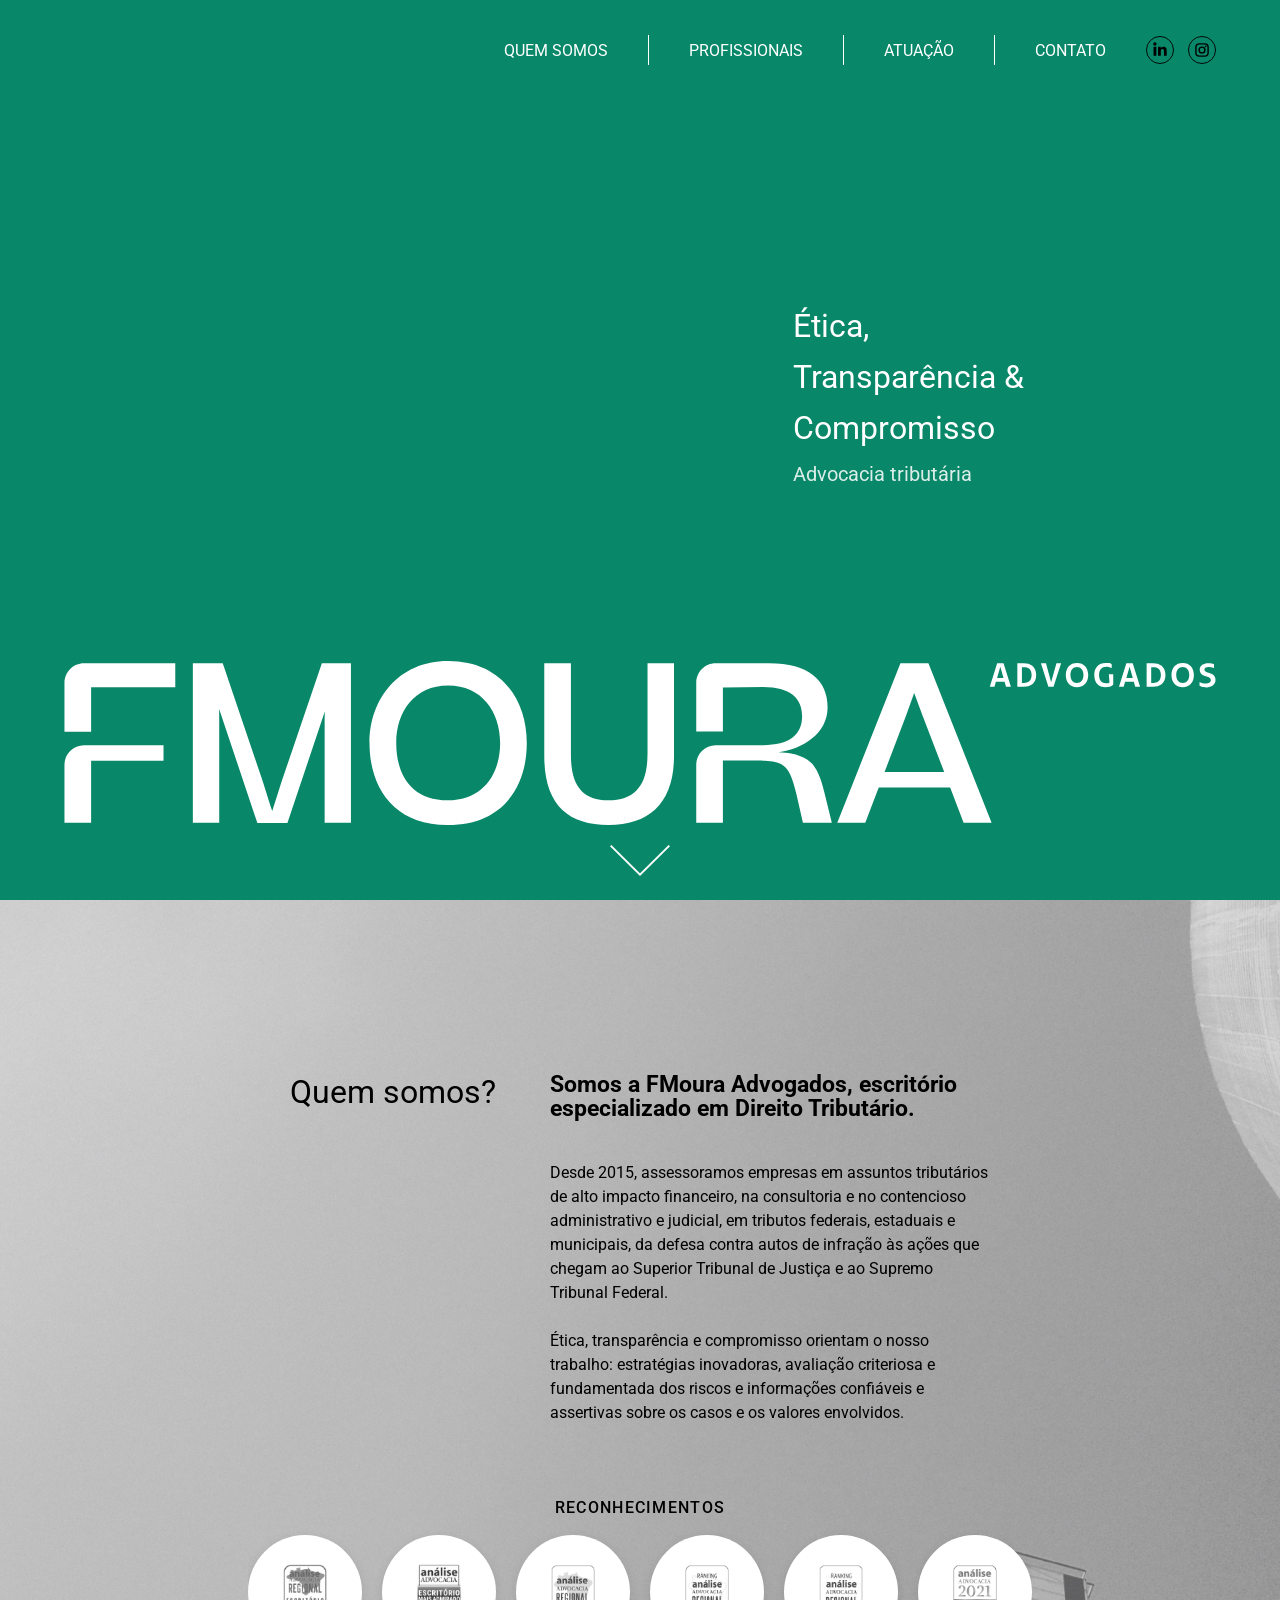
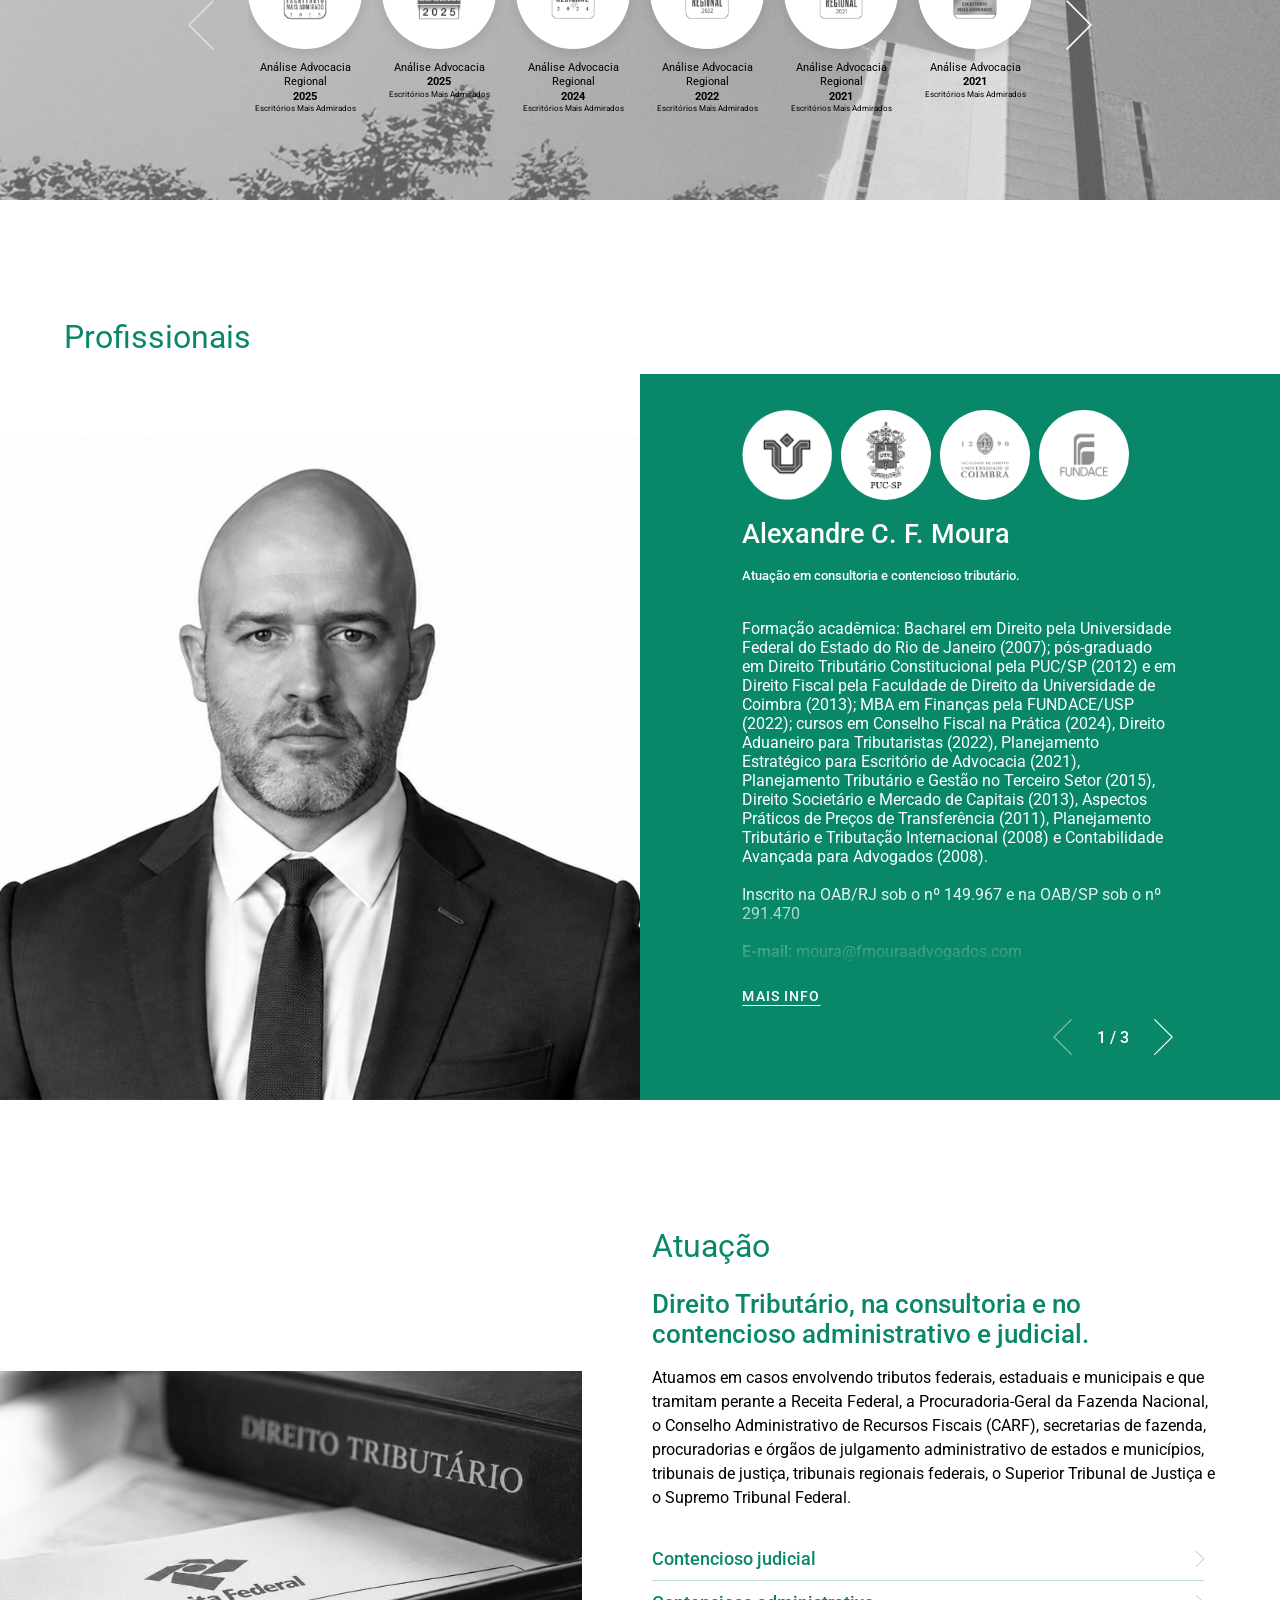
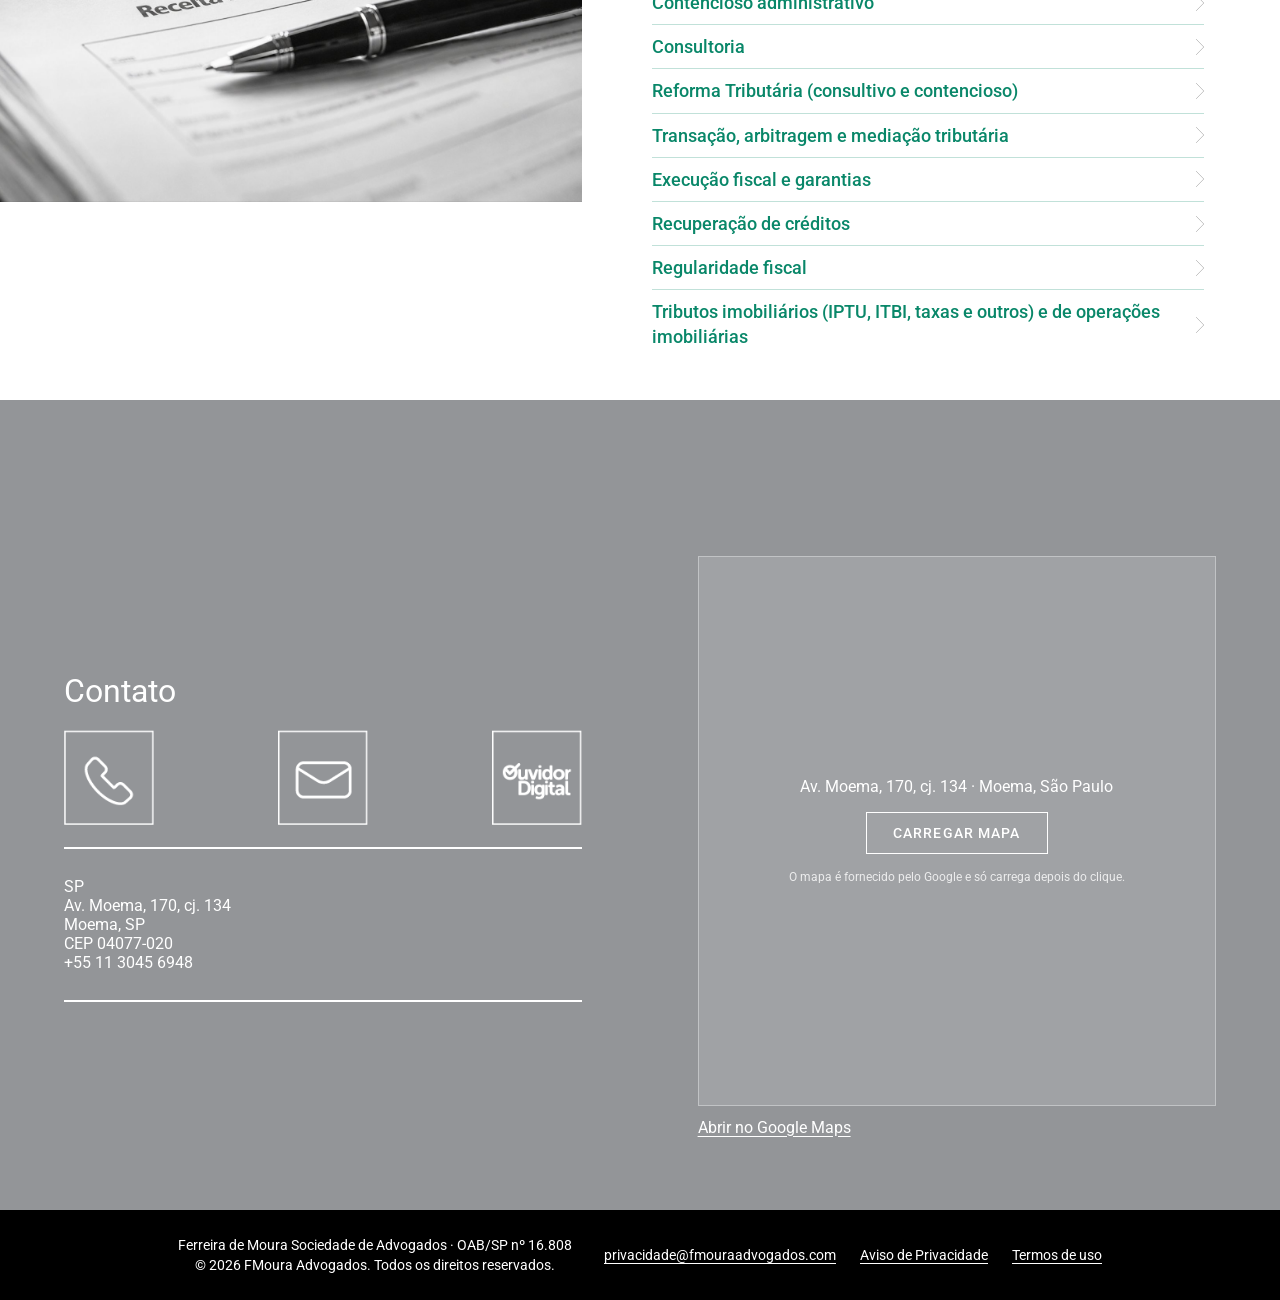
<file: index.html>
<!DOCTYPE html>
<html lang="pt-BR">
<head>
  <meta charset="utf-8" />
  <meta name="viewport" content="width=device-width, initial-scale=1" />
  <meta name="description" content="FMoura Advogados, escritório de advocacia especializado em Direito Tributário, em São Paulo.">
  <title>FMoura Advogados</title>
  <!-- ATENÇÃO: confirmar o domínio definitivo (usado no canônico, og:url, og:image, sitemap e JSON-LD) -->
  <link rel="canonical" href="https://fmouraadvogados.com/">

  <link rel="icon" href="favicon.svg" type="image/svg+xml">
  <link rel="icon" href="favicon-32.png" type="image/png" sizes="32x32">
  <link rel="apple-touch-icon" href="apple-touch-icon.png">
  <meta name="theme-color" content="#098769">

  <!-- Compartilhamento -->
  <meta property="og:type" content="website">
  <meta property="og:locale" content="pt_BR">
  <meta property="og:site_name" content="FMoura Advogados">
  <meta property="og:title" content="FMoura Advogados">
  <meta property="og:description" content="FMoura Advogados, escritório de advocacia especializado em Direito Tributário, em São Paulo.">
  <meta property="og:url" content="https://fmouraadvogados.com/">
  <meta property="og:image" content="https://fmouraadvogados.com/image/og-image.jpg">
  <meta property="og:image:width" content="1200">
  <meta property="og:image:height" content="630">
  <meta property="og:image:alt" content="FMoura Advogados · Advocacia tributária">
  <meta name="twitter:card" content="summary_large_image">

  <script type="application/ld+json">
  {
    "@context": "https://schema.org",
    "@type": "LegalService",
    "@id": "https://fmouraadvogados.com/#escritorio",
    "name": "FMoura Advogados",
    "legalName": "Ferreira de Moura Sociedade de Advogados",
    "description": "Escritório de advocacia especializado em Direito Tributário, em São Paulo.",
    "url": "https://fmouraadvogados.com/",
    "logo": "https://fmouraadvogados.com/image/logo-black.svg",
    "image": "https://fmouraadvogados.com/image/og-image.jpg",
    "foundingDate": "2015",
    "taxID": "22.860.161/0001-98",
    "email": "contato@fmouraadvogados.com",
    "telephone": "+55 11 3045-6948",
    "address": {
      "@type": "PostalAddress",
      "streetAddress": "Av. Moema, 170, cj. 134",
      "addressLocality": "São Paulo",
      "addressRegion": "SP",
      "postalCode": "04077-020",
      "addressCountry": "BR"
    },
    "areaServed": "BR",
    "knowsAbout": "Direito Tributário",
    "sameAs": [
      "https://www.linkedin.com/company/fmoura-advogados/",
      "https://www.instagram.com/fmouraadvogados/"
    ]
  }
  </script>

  <!-- Detecta o tipo de tela antes da pintura (o CSS usa html[data-tela]) e ativa o loader -->
  <script>
    (function () {
      var d = document.documentElement;
      window.detectarTela = function () {
        var w = window.innerWidth;
        return w <= 767 ? 'mobile' : w <= 1080 ? 'tablet' : w <= 1599 ? 'notebook' : w <= 2199 ? 'desktop' : 'wide';
      };
      d.setAttribute('data-tela', window.detectarTela());
      d.classList.add('is-loading');
    })();
  </script>
  <link rel="preload" href="fonts/roboto-latin-wght-normal.woff2" as="font" type="font/woff2" crossorigin>
  <link rel="stylesheet" href="font.css">
  <link rel="stylesheet" href="style.css">
  <link rel="stylesheet" href="global.css">

  <!-- GSAP 3.12.5, hospedado no site -->
  <script src="vendor/gsap.min.js"></script>
  <script src="vendor/ScrollToPlugin.min.js"></script>

  <!-- Componentes (custom elements) -->
  <script src="components/header.js"></script>
  <script src="components/hero.js"></script>
  <script src="components/quem-somos.js"></script>
  <script src="components/socios.js"></script>
  <script src="components/atuacao.js"></script>
  <script src="components/contato.js"></script>
  <script src="components/footer.js"></script>
</head>
<body>
  <div class="preloader" aria-hidden="true">
    <img src="image/logo-white.svg" alt="" width="220">
    <span class="preloader-bar"></span>
  </div>

  <site-header></site-header>
  <site-hero></site-hero>
  <site-quem-somos></site-quem-somos>
  <site-socios></site-socios>
  <site-atuacao></site-atuacao>
  <site-contato></site-contato>
  <site-footer></site-footer>

  <script src="script.js"></script>

</body>
</html>
</file>
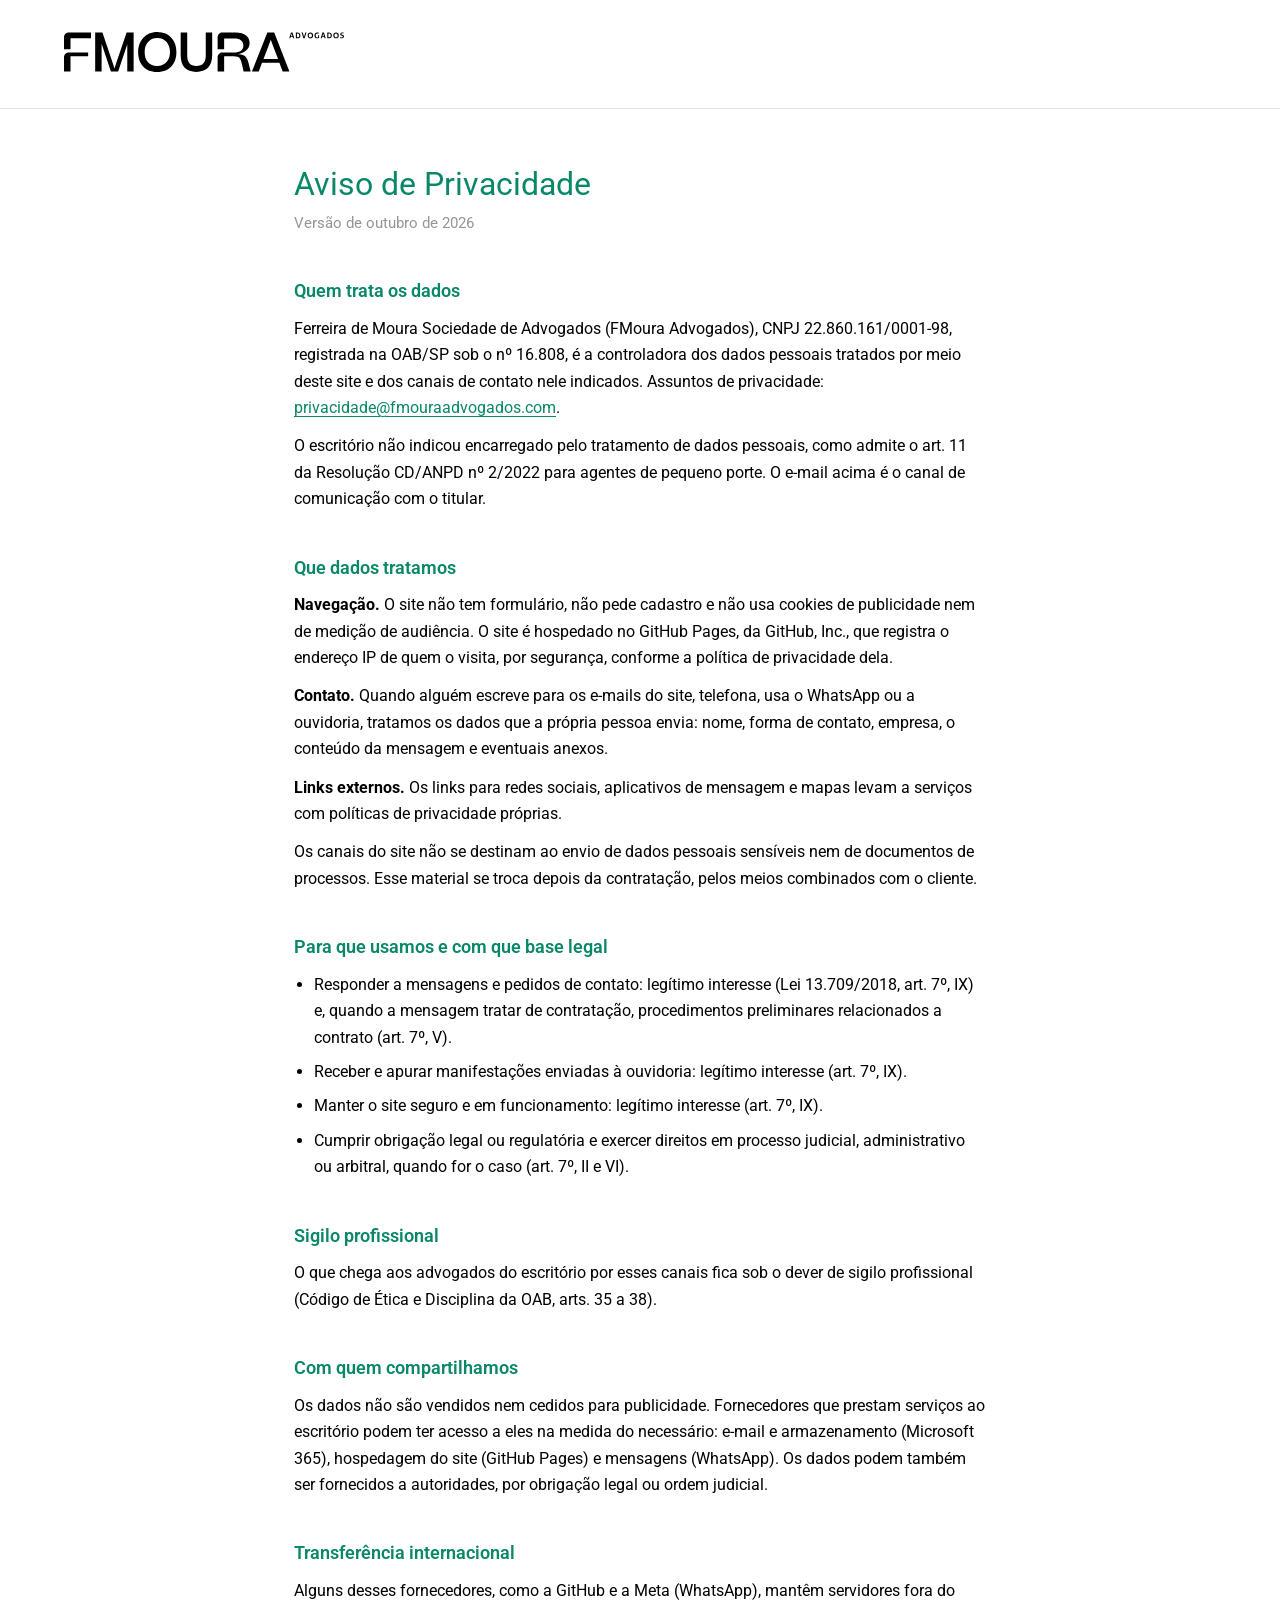
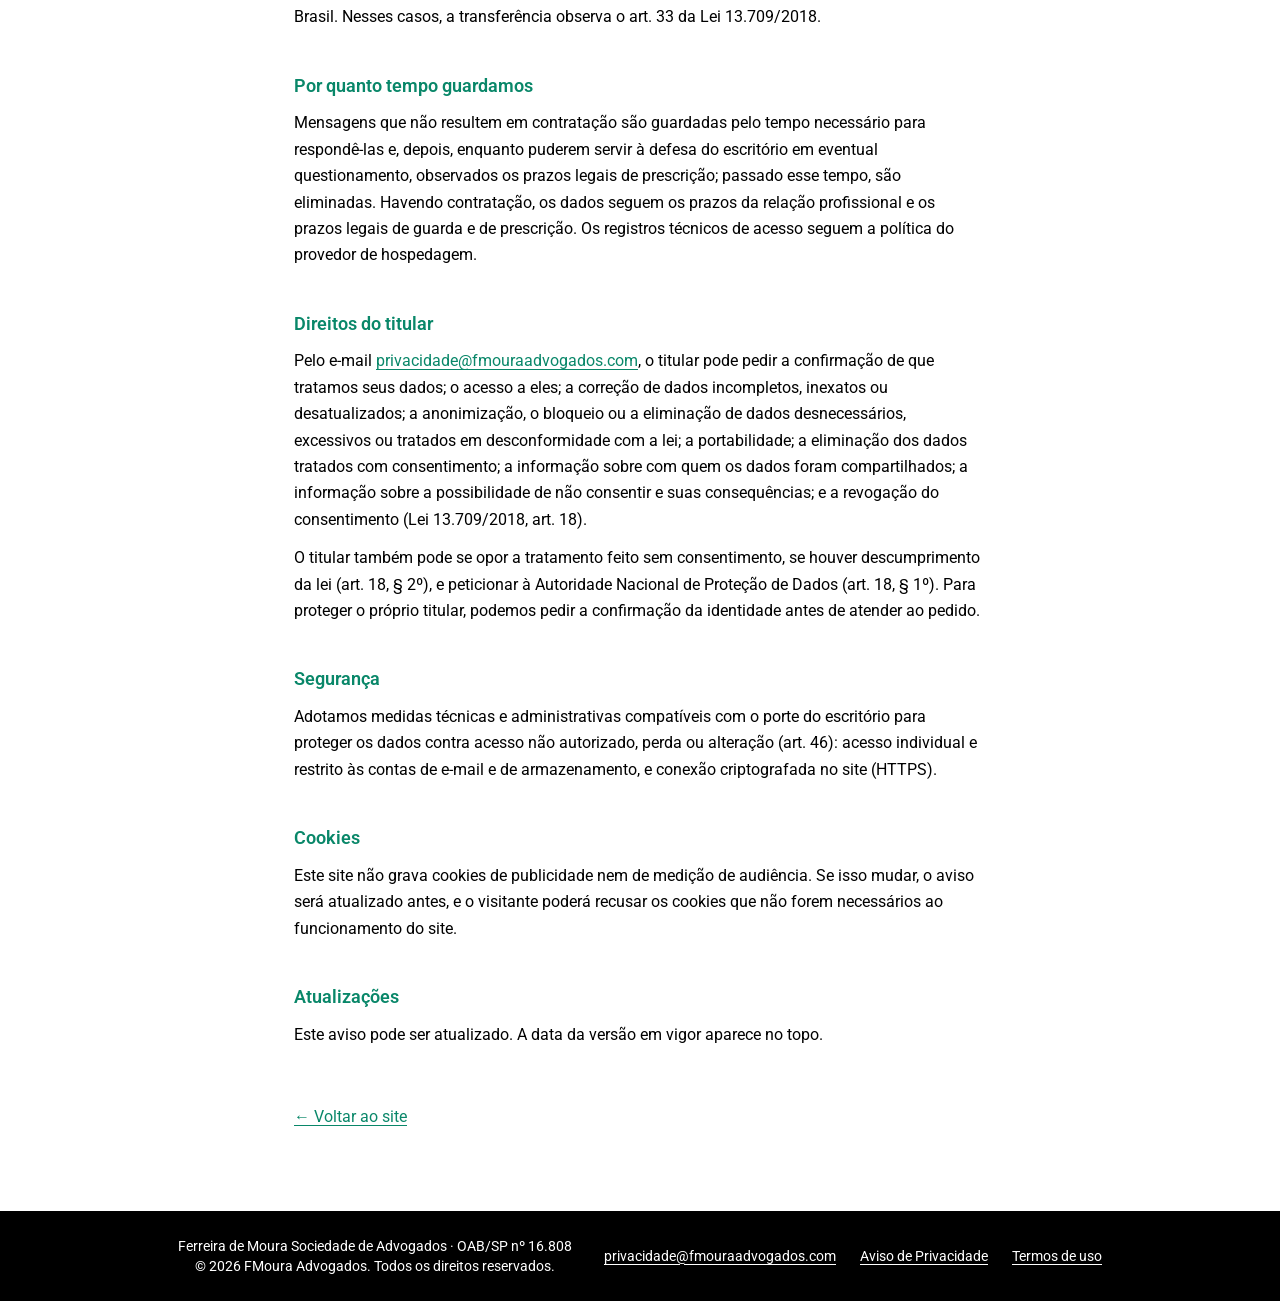
<file: aviso-de-privacidade.html>
<!DOCTYPE html>
<html lang="pt-BR">
<head>
  <meta charset="utf-8" />
  <meta name="viewport" content="width=device-width, initial-scale=1" />
  <meta name="description" content="Aviso de Privacidade do site da FMoura Advogados: dados tratados, finalidades, bases legais e direitos do titular.">
  <title>Aviso de Privacidade | FMoura Advogados</title>
  <link rel="canonical" href="https://fmouraadvogados.com/aviso-de-privacidade.html">
  <link rel="icon" href="favicon.svg" type="image/svg+xml">
  <link rel="icon" href="favicon-32.png" type="image/png" sizes="32x32">
  <link rel="apple-touch-icon" href="apple-touch-icon.png">
  <link rel="stylesheet" href="font.css">
  <link rel="stylesheet" href="global.css">
  <script src="components/footer.js"></script>
</head>
<body>
  <header class="legal-header">
    <div class="container">
      <a href="index.html"><img height="40" src="image/logo-black.svg" alt="FMoura Advogados: voltar à página inicial"></a>
    </div>
  </header>

  <main class="legal container">
    <h1>Aviso de Privacidade</h1>
    <p class="legal-versao">Versão de outubro de 2026</p>

    <h2>Quem trata os dados</h2>
    <p>Ferreira de Moura Sociedade de Advogados (FMoura Advogados), CNPJ 22.860.161/0001-98, registrada na OAB/SP sob o nº 16.808, é a controladora dos dados pessoais tratados por meio deste site e dos canais de contato nele indicados. Assuntos de privacidade: <a href="mailto:privacidade@fmouraadvogados.com">privacidade@fmouraadvogados.com</a>.</p>
    <p>O escritório não indicou encarregado pelo tratamento de dados pessoais, como admite o art. 11 da Resolução CD/ANPD nº 2/2022 para agentes de pequeno porte. O e-mail acima é o canal de comunicação com o titular.</p>

    <h2>Que dados tratamos</h2>
    <p><strong>Navegação.</strong> O site não tem formulário, não pede cadastro e não usa cookies de publicidade nem de medição de audiência. O site é hospedado no GitHub Pages, da GitHub, Inc., que registra o endereço IP de quem o visita, por segurança, conforme a política de privacidade dela.</p>
    <p><strong>Contato.</strong> Quando alguém escreve para os e-mails do site, telefona, usa o WhatsApp ou a ouvidoria, tratamos os dados que a própria pessoa envia: nome, forma de contato, empresa, o conteúdo da mensagem e eventuais anexos.</p>
    <p><strong>Links externos.</strong> Os links para redes sociais, aplicativos de mensagem e mapas levam a serviços com políticas de privacidade próprias.</p>
    <p>Os canais do site não se destinam ao envio de dados pessoais sensíveis nem de documentos de processos. Esse material se troca depois da contratação, pelos meios combinados com o cliente.</p>

    <h2>Para que usamos e com que base legal</h2>
    <ul>
      <li>Responder a mensagens e pedidos de contato: legítimo interesse (Lei 13.709/2018, art. 7º, IX) e, quando a mensagem tratar de contratação, procedimentos preliminares relacionados a contrato (art. 7º, V).</li>
      <li>Receber e apurar manifestações enviadas à ouvidoria: legítimo interesse (art. 7º, IX).</li>
      <li>Manter o site seguro e em funcionamento: legítimo interesse (art. 7º, IX).</li>
      <li>Cumprir obrigação legal ou regulatória e exercer direitos em processo judicial, administrativo ou arbitral, quando for o caso (art. 7º, II e VI).</li>
    </ul>

    <h2>Sigilo profissional</h2>
    <p>O que chega aos advogados do escritório por esses canais fica sob o dever de sigilo profissional (Código de Ética e Disciplina da OAB, arts. 35 a 38).</p>

    <h2>Com quem compartilhamos</h2>
    <p>Os dados não são vendidos nem cedidos para publicidade. Fornecedores que prestam serviços ao escritório podem ter acesso a eles na medida do necessário: e-mail e armazenamento (Microsoft 365), hospedagem do site (GitHub Pages) e mensagens (WhatsApp). Os dados podem também ser fornecidos a autoridades, por obrigação legal ou ordem judicial.</p>

    <h2>Transferência internacional</h2>
    <p>Alguns desses fornecedores, como a GitHub e a Meta (WhatsApp), mantêm servidores fora do Brasil. Nesses casos, a transferência observa o art. 33 da Lei 13.709/2018.</p>

    <h2>Por quanto tempo guardamos</h2>
    <p>Mensagens que não resultem em contratação são guardadas pelo tempo necessário para respondê-las e, depois, enquanto puderem servir à defesa do escritório em eventual questionamento, observados os prazos legais de prescrição; passado esse tempo, são eliminadas. Havendo contratação, os dados seguem os prazos da relação profissional e os prazos legais de guarda e de prescrição. Os registros técnicos de acesso seguem a política do provedor de hospedagem.</p>

    <h2>Direitos do titular</h2>
    <p>Pelo e-mail <a href="mailto:privacidade@fmouraadvogados.com">privacidade@fmouraadvogados.com</a>, o titular pode pedir a confirmação de que tratamos seus dados; o acesso a eles; a correção de dados incompletos, inexatos ou desatualizados; a anonimização, o bloqueio ou a eliminação de dados desnecessários, excessivos ou tratados em desconformidade com a lei; a portabilidade; a eliminação dos dados tratados com consentimento; a informação sobre com quem os dados foram compartilhados; a informação sobre a possibilidade de não consentir e suas consequências; e a revogação do consentimento (Lei 13.709/2018, art. 18).</p>
    <p>O titular também pode se opor a tratamento feito sem consentimento, se houver descumprimento da lei (art. 18, § 2º), e peticionar à Autoridade Nacional de Proteção de Dados (art. 18, § 1º). Para proteger o próprio titular, podemos pedir a confirmação da identidade antes de atender ao pedido.</p>

    <h2>Segurança</h2>
    <p>Adotamos medidas técnicas e administrativas compatíveis com o porte do escritório para proteger os dados contra acesso não autorizado, perda ou alteração (art. 46): acesso individual e restrito às contas de e-mail e de armazenamento, e conexão criptografada no site (HTTPS).</p>

    <h2>Cookies</h2>
    <p>Este site não grava cookies de publicidade nem de medição de audiência. Se isso mudar, o aviso será atualizado antes, e o visitante poderá recusar os cookies que não forem necessários ao funcionamento do site.</p>

    <h2>Atualizações</h2>
    <p>Este aviso pode ser atualizado. A data da versão em vigor aparece no topo.</p>

    <p class="legal-voltar"><a href="index.html">← Voltar ao site</a></p>
  </main>

  <site-footer></site-footer>
</body>
</html>
</file>
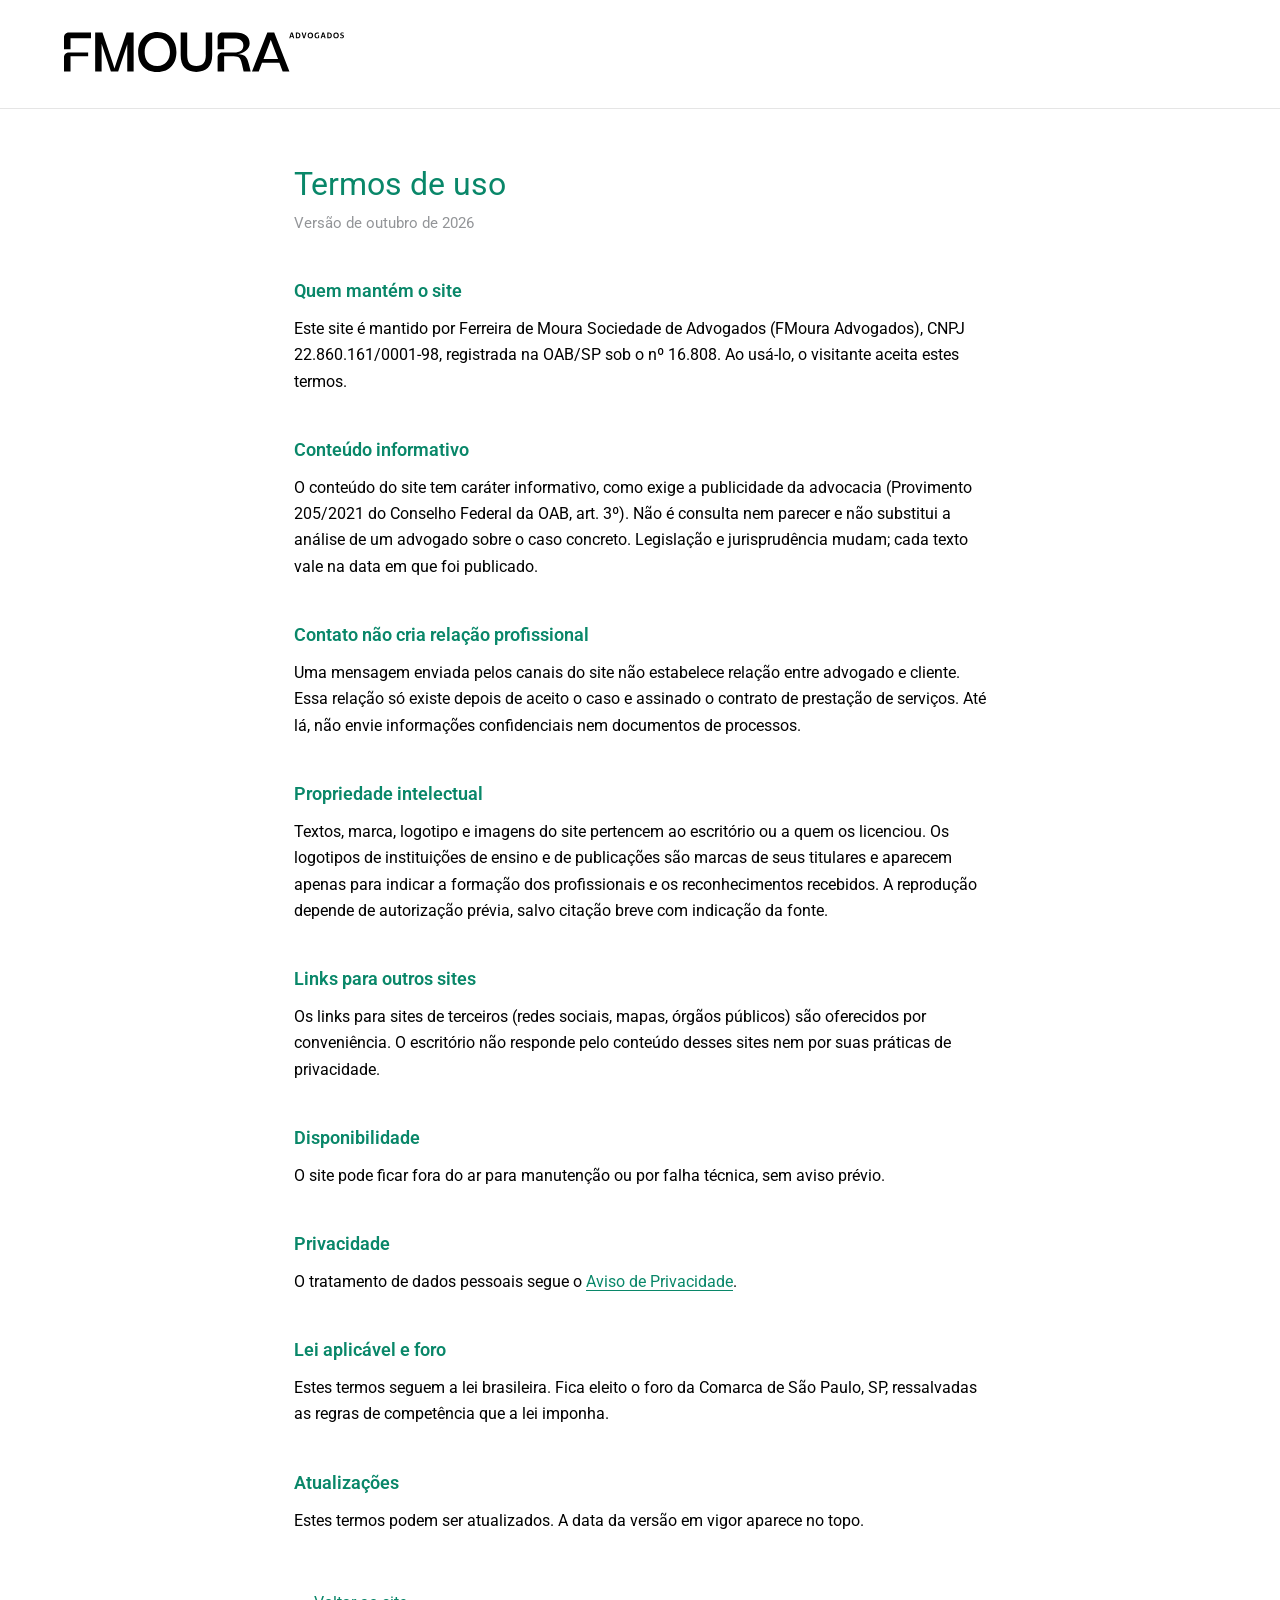
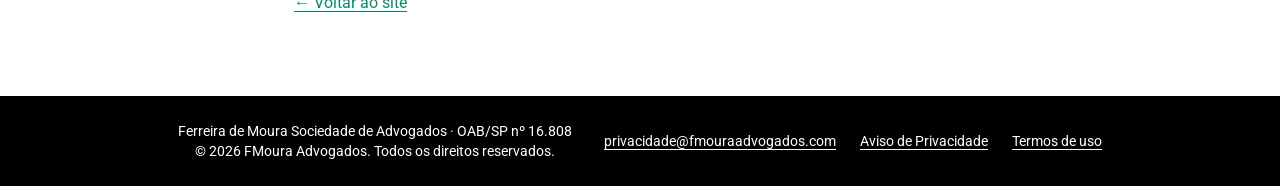
<file: termos-de-uso.html>
<!DOCTYPE html>
<html lang="pt-BR">
<head>
  <meta charset="utf-8" />
  <meta name="viewport" content="width=device-width, initial-scale=1" />
  <meta name="description" content="Termos de uso do site da FMoura Advogados.">
  <title>Termos de uso | FMoura Advogados</title>
  <link rel="canonical" href="https://fmouraadvogados.com/termos-de-uso.html">
  <link rel="icon" href="favicon.svg" type="image/svg+xml">
  <link rel="icon" href="favicon-32.png" type="image/png" sizes="32x32">
  <link rel="apple-touch-icon" href="apple-touch-icon.png">
  <link rel="stylesheet" href="font.css">
  <link rel="stylesheet" href="global.css">
  <script src="components/footer.js"></script>
</head>
<body>
  <header class="legal-header">
    <div class="container">
      <a href="index.html"><img height="40" src="image/logo-black.svg" alt="FMoura Advogados: voltar à página inicial"></a>
    </div>
  </header>

  <main class="legal container">
    <h1>Termos de uso</h1>
    <p class="legal-versao">Versão de outubro de 2026</p>

    <h2>Quem mantém o site</h2>
    <p>Este site é mantido por Ferreira de Moura Sociedade de Advogados (FMoura Advogados), CNPJ 22.860.161/0001-98, registrada na OAB/SP sob o nº 16.808. Ao usá-lo, o visitante aceita estes termos.</p>

    <h2>Conteúdo informativo</h2>
    <p>O conteúdo do site tem caráter informativo, como exige a publicidade da advocacia (Provimento 205/2021 do Conselho Federal da OAB, art. 3º). Não é consulta nem parecer e não substitui a análise de um advogado sobre o caso concreto. Legislação e jurisprudência mudam; cada texto vale na data em que foi publicado.</p>

    <h2>Contato não cria relação profissional</h2>
    <p>Uma mensagem enviada pelos canais do site não estabelece relação entre advogado e cliente. Essa relação só existe depois de aceito o caso e assinado o contrato de prestação de serviços. Até lá, não envie informações confidenciais nem documentos de processos.</p>

    <h2>Propriedade intelectual</h2>
    <p>Textos, marca, logotipo e imagens do site pertencem ao escritório ou a quem os licenciou. Os logotipos de instituições de ensino e de publicações são marcas de seus titulares e aparecem apenas para indicar a formação dos profissionais e os reconhecimentos recebidos. A reprodução depende de autorização prévia, salvo citação breve com indicação da fonte.</p>

    <h2>Links para outros sites</h2>
    <p>Os links para sites de terceiros (redes sociais, mapas, órgãos públicos) são oferecidos por conveniência. O escritório não responde pelo conteúdo desses sites nem por suas práticas de privacidade.</p>

    <h2>Disponibilidade</h2>
    <p>O site pode ficar fora do ar para manutenção ou por falha técnica, sem aviso prévio.</p>

    <h2>Privacidade</h2>
    <p>O tratamento de dados pessoais segue o <a href="aviso-de-privacidade.html">Aviso de Privacidade</a>.</p>

    <h2>Lei aplicável e foro</h2>
    <p>Estes termos seguem a lei brasileira. Fica eleito o foro da Comarca de São Paulo, SP, ressalvadas as regras de competência que a lei imponha.</p>

    <h2>Atualizações</h2>
    <p>Estes termos podem ser atualizados. A data da versão em vigor aparece no topo.</p>

    <p class="legal-voltar"><a href="index.html">← Voltar ao site</a></p>
  </main>

  <site-footer></site-footer>
</body>
</html>
</file>
<file: font.css>
/* Roboto (variável, 100–900), hospedada no próprio site: fontsource-variable/roboto 5.2.5, subconjunto latin */
@font-face {
  font-family: "Roboto";
  font-style: normal;
  font-weight: 100 900;
  font-display: swap;
  src: url("fonts/roboto-latin-wght-normal.woff2") format("woff2-variations"),
       url("fonts/roboto-latin-wght-normal.woff2") format("woff2");
}

@font-face {
  font-family: "Roboto";
  font-style: italic;
  font-weight: 100 900;
  font-display: swap;
  src: url("fonts/roboto-latin-wght-italic.woff2") format("woff2-variations"),
       url("fonts/roboto-latin-wght-italic.woff2") format("woff2");
}
</file>
<file: style.css>
.header{
  position:fixed;
  top:0;
  z-index:40;
  width: 100%;
}

.nav{
  max-width:var(--max);
  margin:0 auto;
  display:flex;
  align-items:center;
  justify-content:flex-end;
  padding:35px var(--gutter);
  font-size: 1rem;
  text-transform: uppercase;
  transition: background-color 0.4s ease;
  color: #fff;
}

.brand{
  display: none;
}

.btn {
  cursor: pointer;
  position: fixed;
  right: 5%;
  top: 4%;
  transition: transform .3s ease;
  background: none;
  border: none;
  padding: 0;
  line-height: 0;
}

.mob {
  display: none;
}

.menu{
  display:flex;
  gap:40px;
  font-weight:400;
  align-items: center;
}

.divider {
  background-color: var(--white);
  width: 1px;
  height: 30px;
}

.menu-mob {
  display: none;
  flex-direction: column;
  justify-content: center;
  align-items: center;
  position: absolute;
  background-color: var(--green);
  height: 100vh;
  width: 100vw;
  z-index: 999999;
  transition: transform .3s ease, opacity .3s ease;
  transform: translateY(-10px);
  opacity: 0;
}

.menu-mob.ativo {
  display: flex;
  font-size: 2rem;
  font-weight: 500;
  color: white;
  background-color: var(--green);
  transform: translateY(0);
  opacity: 1;
}

.hide {
  display: none !important;
}

.menu-mob a {
  padding: 5% 0;
}

/* Redes sociais (LinkedIn + Instagram) */
.redes {
  display: flex;
  align-items: center;
  gap: 14px;
}

.redes img {
  display: block;
}

.menu-mob .redes a {
  padding: 0;
}

.menu-mob .redes {
  padding: 5% 0;
}

/* Botão de fechar o menu: mesma posição do botão de abrir na barra do celular */
.menu-mob .btn {
  top: 14px;
  right: var(--gutter);
}

/* Barra do celular/tablet: o botão fica no fluxo, ao lado do logo */
.mob .btn {
  position: static;
}

.mob-brand img {
  display: block;
  width: auto;
}

[hidden] {
  display: none !important;
}

/* Hero */
.hero{
  position:relative;
  background:var(--green);
  color:#fff;
}

.hero-inner{
  margin:0 auto;
  display:flex;
  flex-direction: column;
  justify-content: flex-end;
  padding-top: 10%;
  align-items:center;
  min-height: var(--tela-h);
}

/* O wordmark "FMOURA" é full-bleed: a hero não recebe o gutter do .container no desktop */
@media screen and (min-width: 1081px) {
  .container.hero-inner{
    padding-inline: 0;
  }
}

.kicker{
  display: flex; 
  justify-content: flex-end;
  font-size: 2rem;
  line-height: 3.2rem;
  width: 100%;
  flex: 1; /* ocupa o espaço acima do wordmark (antes: height 50% de um pai com altura fixa) */
}

.hero-svg {
  width: 100%;
  display: flex;
  flex-direction: column;
  align-items: center;
  gap: 20px;
  margin-bottom: 20px;
}

.hero-logo {
  width: 100%;
}

.hero-logo img {
  display: block;
  width: 100%;
  height: auto;
  margin-inline: auto;
}

/* Notebook: wordmark 10% menor para dar respiro nas laterais */
html[data-tela="notebook"] .hero-logo img {
  width: 90%;
}

.hero-logo-mobile {
  display: none;
}

/* Celular também usa o logo completo (FMOURA ADVOGADOS); a versão só com FMOURA fica fora de uso */

.blink {
  animation: blink 3s infinite;
}

@keyframes blink {
  0%, 50%, 100% {
    opacity: 1;   /* aparece */
  }
  25%, 75% {
    opacity: 0;   /* some */
  }
}

.words {
  display: flex;
  justify-content: center;
  flex-direction: column;
  margin-right: 20%;
  font-family: "Roboto", sans-serif;
  font-weight: 400;
}

/* Segunda linha da faixa de abertura, em corpo menor */
.kicker-sub {
  margin-top: .4em;
  font-size: 1.25rem;
  line-height: 1.6rem;
  opacity: .85;
}


/* Quem Somos */
#quem-somos{
  position: relative;
  background-color: #d9d9d9;
  background-size: cover;
}

/* Lazy load do fundo: o JS adiciona a classe quando a seção se aproxima da tela */
#quem-somos.bg-carregado{
  background-image: url(image/hero-quemsomos.jpg);
}

.about{
  position: relative;
  display: flex;
  width: 70%;
  justify-content: space-evenly;
}

.about-inner{
  display: flex;
  flex-direction: column;
  align-items: center;
  justify-content: space-evenly;
  padding-top: var(--header-height);
  min-height: var(--tela-h);
}

.title{
  font-family: "Roboto", sans-serif;
  font-weight: 400;
  font-size: 2rem;
}

.description{
  width: 100%;
  max-width: 440px;
  font-size: 1rem;
  line-height: 1.5rem;
  color:var(--black);
}

.description h3{
  font-size: 1.4375rem;
  padding-bottom: 40px;
}

.description p + p{
  margin-top: 1.5rem;
}

/* Selos: setas ficam no fluxo, alinhadas ao centro do carrossel */
.reconhecimentos {
  width: 100%;
}

.selos-titulo {
  width: 100%;
  margin-bottom: 6px;
  font-family: "Roboto", sans-serif;
  font-size: 1rem;
  font-weight: 500;
  letter-spacing: .08em;
  text-transform: uppercase;
  text-align: center;
  color: var(--black);
}

.selos {
  display: flex;
  align-items: center;
  justify-content: center;
  gap: 24px;
  width: 100%;
  margin-top: 0;
}

.carousel-container {
  --selo: 114px;      /* 5% menor que os 120px originais */
  --selo-gap: 20px;
  position: relative;
  width: 100%;
  /* mostra 6 selos inteiros; o JS gira os itens para o loop infinito */
  max-width: calc(6 * var(--selo) + 5 * var(--selo-gap));
  overflow: hidden;
  padding-block: 12px; /* espaço para a sombra */
  touch-action: pan-y;
}

.carousel {
  display: flex;
  gap: var(--selo-gap);
  will-change: transform;
}

.carousel-item {
  width: var(--selo);
  margin: 0;
  flex-shrink: 0;
}

.selo-img-wrap {
  width: var(--selo);
  height: var(--selo);
  border-radius: 50%;
  background: white;
  display: flex;
  justify-content: center;
  align-items: center;
  box-shadow: 0 4px 12px rgba(0,0,0,0.1);
}

/* Legenda sob cada selo: publicação / ano / título */
.carousel-item figcaption {
  margin-top: 12px;
  font-size: 0.6875rem;
  line-height: 1.3;
  text-align: center;
  color: var(--black);
  user-select: none;
}

.carousel-item figcaption span {
  display: block;
}

.carousel-item figcaption span:nth-child(2) {
  font-weight: 700;
}

/* "Escritórios Mais Admirados" */
.carousel-item figcaption span:nth-child(3) {
  font-size: 0.5rem;
}

.carousel-item img {
  width: 86px;
  height: auto;
  object-fit: contain;
  pointer-events: none;
  user-select: none;
}

/* Setas de navegação */
.arrow {
  flex: 0 0 auto;
  width: auto;
  height: auto;
  border: none;
  padding: 5px 10px;
  cursor: pointer;
  line-height: 0;
}

button {
  background: none;
}


/* Atuação */
#atuacao{
  position: relative;
  /* background-image: url(image/hero-atuacao.jpg); */
  background-size: contain;
  background-position: left center;
  background-repeat: no-repeat;
}

/* .atuacao{
  font-family: "Roboto", sans-serif;
  font-size: 1.3125rem;
  font-weight: 500;
  color: var(--black);
  display: flex;
  align-items:center;
  height: 100%;
  min-height: 820px;
} */

.atuacao{
  font-family: "Roboto", sans-serif;
  font-size: 1.3125rem;
  font-weight: 500;
  color: var(--black);
  display: flex;
  flex-direction: row-reverse;
  height: 100%;
  min-height: 820px;
  padding: 8% 0;
}

/* .areas {
  height: 50%;
  width: 100%;
  padding: 5% 0;
  max-width: 541px;
  font-size: 1.25rem;
  color: #0f2320;
  position: relative;
  top: 20%;
  left: 50%;
  display: flex;
  flex-direction: column;
  justify-content: space-evenly;
} */

/* Compensa o gutter do .container para a imagem continuar sangrando à esquerda */
.imgAtuacao {
  margin-left: calc(-1 * var(--gutter));
}

.imgAtuacao img {
  margin: 10% 0 0 -22%;
}

.areas h3 {
  font-size: 2rem;
  font-weight: 400;
  color: var(--green);
}

.atua-intro{
  margin-top: 24px;
  font-family: "Roboto", sans-serif;
  font-size: 1rem;
  font-weight: 400;
  line-height: 1.5rem;
  color: var(--black);
}

.atua-intro .atua-lead{
  margin-bottom: 1rem;
  font-family: "Roboto", sans-serif;
  font-size: 1.6rem;
  font-weight: 500;
  line-height: 1.9rem;
  color: var(--green);
}

.area-list{
  display:flex;
  flex-direction: column;
  color: var(--green);
  font-size: 1.125rem;
  line-height: 1.4;
  margin-top: 32px;
}

.atua-titulo {
  cursor: pointer;
  padding: 9px 28px 9px 0;
  border-bottom: 1px solid rgba(9, 135, 105, .25);
  background: url(image/arrow-atua.svg) no-repeat right center / 8px auto;
}

.atuaInfotribu p {
  padding: 14px 0 6px;
  line-height: 1.5;
}

.atuaInfotribu{
  display: none;
  font-size: 1rem;
  font-family: "Roboto", sans-serif;
  font-weight: 400;
  line-height: normal;
  color: var(--black);
}

.atuaInfotribu ol li::marker {
  color: var(--green);
  font-weight: 500;
}

.atuaInfotribu ol li {
  padding: 1% 0;
}

/* "Fechar" no fim do accordion: só no mobile/tablet (no desktop o texto rola dentro da coluna) */
.atua-fechar {
  display: none;
  width: auto;
  height: auto;
  margin: 10px 0 30px;
  padding: 10px 22px;
  border: 1px solid var(--green);
  font-family: "Roboto", sans-serif;
  font-size: 0.875rem;
  letter-spacing: .08em;
  text-transform: uppercase;
  color: var(--green);
}

/* Profissionais */
#profissionais{
  position: relative;
}

.socios{
  position: relative;
  font-family: "Roboto", sans-serif;
  font-size: 1.3125rem;
  font-weight: 500;
  display: flex;
  flex-direction: column;
  padding-top: calc(var(--header-height) + 5%);
  justify-content: flex-end;
  min-height: 100vh;
  background-color: var(--white)
}

.socios h3 {
  font-family: "Roboto", sans-serif;
  color: var(--green);
  font-size: 2rem;
  width: 100%;
  font-weight: 400;
  padding-inline: var(--gutter);
}

.socios-content {
  position: relative;
  display: flex;
  justify-content: center;
  background-color: var(--green);
}

/* Carrossel de profissionais */
.profissionais-viewport {
  width: 100%;
  min-width: 0; /* impede que a largura somada dos slides estique o container */
  overflow: hidden;
}

.profissionais-track {
  display: flex;
  touch-action: pan-y;
}

.profissionais-track img {
  -webkit-user-drag: none;
}

.profissional {
  flex: 0 0 100%;
  min-width: 0;
}

.profissionais-nav {
  position: absolute;
  right: 8%;
  bottom: 40px;
  display: flex;
  align-items: center;
  gap: 20px;
  color: var(--white);
  font-family: "Roboto", sans-serif;
  font-size: 1rem;
}

.profissionais-nav button {
  width: auto;
  height: auto;
  border: none;
  padding: 5px;
}

.profissionais-nav img {
  display: block;
  height: 36px;
}

.socios-content h4 {
  font-size: 1.6875rem;
  font-weight: 500;
  color: var(--white);
}

.socios-content p {
  font-family: "Roboto", sans-serif;
  font-size: 0.8125rem;
  font-weight: 500;
  color: var(--white);
}

.socios-content .rotulo {
  font-family: "Roboto", sans-serif;
  font-weight: 600;
}

.partner-text{
  background-color: var(--green);
  width: 100%;
  display: flex;
  flex-direction: row;
  align-items: stretch;
}

.partner-img {
  width: 50%;
  height: 750px;
  object-fit: cover;
  background-color: var(--white);
}

.moreInfo {
  display: flex;
  flex-direction: column;
  gap: 20px;
  padding: 4% 0 0 0;
}

.more {
  flex: 1;
  gap: 20px;
  background-color: var(--green);
  margin: 5% 8%;
  padding-bottom: 60px; /* espaço para as setas do carrossel */
  display: flex;
  flex-direction: column;
}

.more-icons {
  display: flex;
  gap: 2%;
  align-items: center;
}

.more-icons img {
  width: clamp(60px, 10vh, 91px);
  height: auto;
}

/* Logos de instituições: círculo branco no mesmo tamanho dos ícones icom*.png */
.more-icons .icon-logo {
  width: 91px;
  height: 91px;
  border-radius: 50%;
  background-color: var(--white);
  /* padding: 14px; */
  object-fit: contain;
}

/* Logo que já traz o próprio fundo (ex.: Damásio) preenche o círculo */
.more-icons .icon-logo-cover {
  padding: 0;
  object-fit: cover;
}

.moreInfo a {
  overflow-wrap: anywhere; /* URLs longas do LinkedIn não estouram a coluna */
}

/* "Mais info": texto que não cabe na seção fica cortado com fade; o botão libera a rolagem interna */
[data-clamp].is-clamped:not(.is-open) {
  -webkit-mask-image: linear-gradient(#000 calc(100% - 4em), transparent);
  mask-image: linear-gradient(#000 calc(100% - 4em), transparent);
}

[data-clamp].is-open {
  overflow-y: auto;
  overscroll-behavior: contain;
  padding-right: 10px;
  scrollbar-width: thin;
  scrollbar-color: rgba(255,255,255,.6) transparent;
}

.mais-info {
  align-self: flex-start;
  width: auto;
  height: auto;
  padding: 0;
  border: none;
  font-family: "Roboto", sans-serif;
  font-size: 0.875rem;
  font-weight: 500;
  letter-spacing: .08em;
  text-transform: uppercase;
  text-decoration: underline;
  text-underline-offset: 4px;
  color: var(--white);
}

.mais-info[hidden] {
  display: none;
}

/* Contato */
.contato{
  position:relative;
  min-height: calc(var(--tela-h) - var(--footer-height));
  background:var(--grey);
  color:#fff;
  font-size: 1rem;
}

.contato-content{
  display: flex;
  align-items: center;
  justify-content: space-between;
  gap: 10%;
  padding-top: calc(var(--header-height) + 40px);
  padding-bottom: 40px;
}

.contato-content h3 {
  font-family: "Roboto", sans-serif;
  color: var(--white);
  font-size: 2rem;
  font-weight: 400;
  padding-bottom: 20px;
}

.ico-content{
  width: 100%;
  display: flex;
  justify-content: space-between;
  align-items: flex-end;
}

.ico-content img{
  width: 90px;
  height: auto;
}

.contato-container{
  width: 50%;
  height: 80%;
  display: flex;
  flex-direction: column;
  justify-content: space-evenly;
}

.contato-dados {
  border-top: 2px solid white;
  border-bottom: 2px solid white;
  margin: 20px 0;
  padding: 20px 0;
}

.contato-dados div{
  padding: 10px 0 ;
}

.selo-img{
  width: 190px;
  height: auto;
}

.contato-toogle button{
  width: 100px;
  height: 30px;
  border: 1px solid white;
  font-size: 1rem;
  color: var(--white);
  cursor: pointer;
}

.contato-toogle button:active {
  background-color: #0f2320;
}

.mapa {
  width: 100%;
  height: 550px;
  margin-top: 10px;
  position: relative;
  background: rgba(255,255,255,.12);
  border: 1px solid rgba(255,255,255,.35);
}

/* Antes do clique: só o endereço e o botão; o Google Maps não é chamado */
.mapa-aviso {
  position: absolute;
  inset: 0;
  display: flex;
  flex-direction: column;
  align-items: center;
  justify-content: center;
  gap: 16px;
  padding: 24px;
  text-align: center;
}

.mapa-carregar {
  width: auto;
  height: auto;
  white-space: nowrap;
  background: none;
  padding: 12px 26px;
  border: 1px solid var(--white);
  font-family: "Roboto", sans-serif;
  font-size: 0.875rem;
  letter-spacing: .08em;
  text-transform: uppercase;
  color: var(--white);
  cursor: pointer;
}

.mapa-carregar:hover,
.mapa-carregar:focus-visible {
  background: var(--white);
  color: var(--grey);
}

.mapa-nota {
  font-size: 0.75rem;
  opacity: .8;
}

.mapa-link {
  display: inline-block;
  margin-top: 12px;
  text-decoration: underline;
  text-underline-offset: 3px;
}

.btn-container {
  display: flex;
  gap: 10px;
}

button {
  cursor: pointer;
  width: 100px;
  height: 40px;
  border: 2px solid white;
  font-size: 1rem;
  font-weight: 500;
  color: var(--white);
  cursor: pointer;
  transition: background 0.3s;
}

.ativo {
  background-color: var(--white);
  color: var(--grey);
}

/* Desktop (notebook e telas maiores): cada seção ocupa exatamente uma tela,
   com o conteúdo dimensionado pela altura disponível */
@media screen and (min-width: 1081px) {
  /* Profissionais */
  .socios {
    height: var(--tela-h);
    min-height: 560px;
    padding-top: calc(var(--header-height) + 2vh);
    justify-content: flex-start;
  }
  .socios h3 {
    padding-bottom: 2vh;
  }
  .socios-content {
    flex: 1;
    min-height: 0;
  }
  .profissionais-track,
  .profissional {
    height: 100%;
  }
  .partner-img {
    height: 100%;
  }
  .more {
    min-height: 0;
    margin: 4vh 8%;
    gap: clamp(10px, 2vh, 20px);
  }
  .more-icons .icon-logo {
    width: clamp(60px, 10vh, 91px);
    height: clamp(60px, 10vh, 91px);
  }
  .moreInfo {
    flex: 1 1 auto;
    min-height: 0;
    overflow: hidden;
    padding-top: 2vh;
  }

  /* Atuação */
  .atuacao {
    --bleed: calc(var(--gutter) + max(0px, (100vw - var(--max)) / 2));
    height: var(--tela-h);
    min-height: 560px;
    padding-block: calc(var(--header-height) + 3vh) 6vh;
    align-items: center;
    gap: 6%;
  }
  .areas {
    flex: 1;
    min-width: 0;
    height: 100%;
    display: flex;
    flex-direction: column;
  }
  .area-list {
    flex: 1;
    min-height: 0;
    margin-top: 3vh;
    overflow-y: auto;
    overscroll-behavior: contain;
    padding-right: 12px;
    scrollbar-width: thin;
    scrollbar-color: var(--green) transparent;
  }
  .atuaInfotribu {
    min-height: 0;
    overflow-y: auto;
    overscroll-behavior: contain;
    padding-right: 12px;
    scrollbar-width: thin;
    scrollbar-color: var(--green) transparent;
  }
  .imgAtuacao {
    flex: 0 0 auto;
    width: calc(45% + var(--bleed));
    margin-left: calc(-1 * var(--bleed));
  }
  .imgAtuacao img {
    display: block;
    width: 100%;
    height: auto;
    max-height: calc(var(--tela-h) - var(--header-height) - 12vh);
    object-fit: cover;
    margin: 0;
  }

  /* Contato: seção + footer = uma tela */
  .contato {
    height: calc(var(--tela-h) - var(--footer-height));
    min-height: 480px;
  }
  .contato > .container,
  .contato-content {
    height: 100%;
  }
  .contato-content {
    padding-top: calc(var(--header-height) + 2vh);
    padding-bottom: 4vh;
  }
  .contato-container {
    height: 100%;
    justify-content: center;
  }
  .ico-content img {
    width: clamp(60px, 11vh, 90px);
  }
  .contato-dados {
    margin: 2vh 0;
    padding: 2vh 0;
  }
  .selo-img {
    width: clamp(130px, 22vh, 190px);
  }
  .mapa {
    height: min(550px, calc(100% - 40px));
    margin-top: 0;
  }
}

/* Loader: cobre a página enquanto a tela é identificada e os recursos principais carregam */
.preloader {
  display: none;
}

html.is-loading body {
  overflow: hidden;
}

html.is-loading .preloader,
.preloader.saindo {
  position: fixed;
  inset: 0;
  z-index: 1000000;
  display: flex;
  flex-direction: column;
  align-items: center;
  justify-content: center;
  gap: 28px;
  background: var(--green);
  transition: opacity .6s ease, visibility .6s ease;
}

.preloader.saindo {
  opacity: 0;
  visibility: hidden;
}

.preloader img {
  width: clamp(150px, 18vw, 220px);
  height: auto;
}

.preloader-bar {
  position: relative;
  width: 120px;
  height: 2px;
  overflow: hidden;
  background: rgba(255,255,255,.25);
}

.preloader-bar::after {
  content: "";
  position: absolute;
  inset: 0;
  width: 40%;
  background: var(--white);
  animation: preloader 1.1s ease-in-out infinite;
}

@keyframes preloader {
  from { transform: translateX(-100%); }
  to { transform: translateX(250%); }
}

@media (prefers-reduced-motion: reduce) {
  .preloader-bar::after { animation: none; width: 100%; }
}

/* Para telas a partir de 1080px */
@media screen and (max-width: 1080px) {
  .arrow{
    display: none;
  }
  .kicker{
    justify-content: flex-start;
  }
  .mob {
    display: flex;
    align-items: center;
    justify-content: space-between;
    padding: 14px var(--gutter);
    background: var(--green);
  }
  .nav {
    display: none;
  }
  .about{
    flex-direction: column;
    width: 100%;
  }
  .about-inner{
    align-items: flex-start;
  }
  .description h3{
    padding-top: 50px;
  }
  #atuacao{
    background-color: #fff;
    background-image: none;
  }
  .atuacao{
    align-items: flex-start;
    height: auto;
  }
  .areas{
    left: 0%;
    position: relative;
    padding-top: 50px;
  }
  .contato{
    min-height: auto;
  }
  .contato-content{
    gap: 50px;
    flex-wrap: wrap;
    height: auto;
 }
 .contato-container{
    width: 100%;
 }
 .contato-content h3{
    padding-top: 50px;
 }
 .mapa{
  height: 400px;
 }
 .ico-content{
    flex-wrap: wrap;
    gap: 10px;
    justify-content: space-evenly;
 }
 .socios {
  padding-top: 50px;
  min-height: auto;
 }
 .more {
  margin: 5%;
 }
 .socios-content {
  flex-direction: column;
  margin-top: -1px;
 }
 /* Navegação sobre a foto do profissional (foto tem 450px de altura no mobile) */
 .profissionais-nav {
  top: calc(450px - 64px);
  bottom: auto;
  right: 5%;
  gap: 12px;
  padding: 4px 12px;
  border-radius: 999px;
  background-color: rgba(9, 135, 105, .85);
 }
 .profissionais-nav img {
  height: 28px;
 }
 .more {
  padding-bottom: 0;
 }
 .partner-text {
  flex-direction: column;
 }
 .partner-img {
  width: 100%;
  height: 450px;
 }
/* Logos de formação: até 4 por perfil, encolhem juntos para caber na largura */
.more-icons {
  gap: 10px;
}
.more-icons img,
.more-icons .icon-logo {
  flex: 0 1 91px;
  min-width: 0;
  width: auto;
  height: auto;
  aspect-ratio: 1 / 1;
}
/* Arrastar para os lados só existe no mobile/tablet */
.carousel-container,
.profissionais-track {
  cursor: grab;
  user-select: none;
}
.carousel-container.arrastando,
.profissionais-track.arrastando {
  cursor: grabbing;
}

.atua-fechar {
  display: inline-block;
}

/* Esconde o bloco inteiro: a margem negativa dele puxava o texto para a borda */
.imgAtuacao {
  display: none;
}

}
</file>
<file: global.css>
:root{
--green:#098769; /* cor principal */
--black:#000000;
--grey:#939598;
--white:#ffffff;
--max:1560px;
--min:1366px;
--header-height:115px; /* 35px + logo 45px + 35px; o JS atualiza com a altura medida */
--gutter:clamp(24px, 5vw, 80px); /* respiro lateral */
--footer-height:90px;
--tela-h:100vh; /* altura de uma "tela"; svh evita o salto da barra do navegador no mobile */
}

@supports (height: 100svh){
  :root{ --tela-h:100svh; }
}

*{
box-sizing:border-box
}

/* Wrappers dos componentes (custom elements) não devem gerar caixa própria,
   preservando o layout exatamente como era com HTML "solto" no body */
site-header, site-hero, site-quem-somos, site-socios, site-atuacao, site-contato, site-footer{
  display: contents;
}

html,body{
  margin:0;
  font-family: "Roboto", sans-serif;
  color: var(--black);
  background:#fff;
}

h1,h2,h3,h4,p{
  margin: 0;
}

a{
  color:inherit;
  text-decoration:none
}

.container {
  max-width: var(--max);
  margin: 0 auto;
  padding-inline: var(--gutter);
}

.content {
  max-width: var(--max);
  margin: 0 auto;
}

/* Footer */
.footer{
  min-height: var(--footer-height);
  display: flex;
  align-items: center;
  padding:10px 20px;
  color:var(--white);
  background-color: var(--black);
  font-size: 14px;
}

/* Para telas a partir de 1080px */
@media screen and (max-width: 1080px) {
 .container{
  padding-block: 5%;
 }
}
.footer-inner{
  max-width: var(--max);
  margin: 0 auto;
  width: 100%;
  display: flex;
  justify-content: center;
  align-items: center;
  gap: 12px 32px;
  flex-wrap: wrap;
  text-align: center;
}

.footer-links{
  display: flex;
  gap: 24px;
  flex-wrap: wrap;
  justify-content: center;
}

.footer-links a{
  text-decoration: underline;
  text-underline-offset: 3px;
}

/* Páginas legais (Aviso de Privacidade e Termos de uso) */
.legal-header{
  padding-block: 32px;
  border-bottom: 1px solid #e5e5e5;
}

.legal{
  max-width: 820px;
  padding-block: 56px 80px;
  font-size: 1rem;
  line-height: 1.65;
}

.legal h1{
  font-family: "Roboto", sans-serif;
  font-weight: 400;
  font-size: 2rem;
  line-height: 1.2;
  color: var(--green);
}

.legal-versao{
  margin-top: 8px;
  color: var(--grey);
  font-size: .9375rem;
}

.legal h2{
  margin: 40px 0 10px;
  font-size: 1.125rem;
  font-weight: 600;
  color: var(--green);
}

.legal p + p{
  margin-top: 12px;
}

.legal ul{
  margin: 0;
  padding-left: 1.25rem;
}

.legal li + li{
  margin-top: 8px;
}

.legal a{
  color: var(--green);
  text-decoration: underline;
  text-underline-offset: 3px;
}

.legal-voltar{
  margin-top: 56px !important;
}

.footer-id{
  display: flex;
  flex-direction: column;
  gap: 4px;
}
</file>
